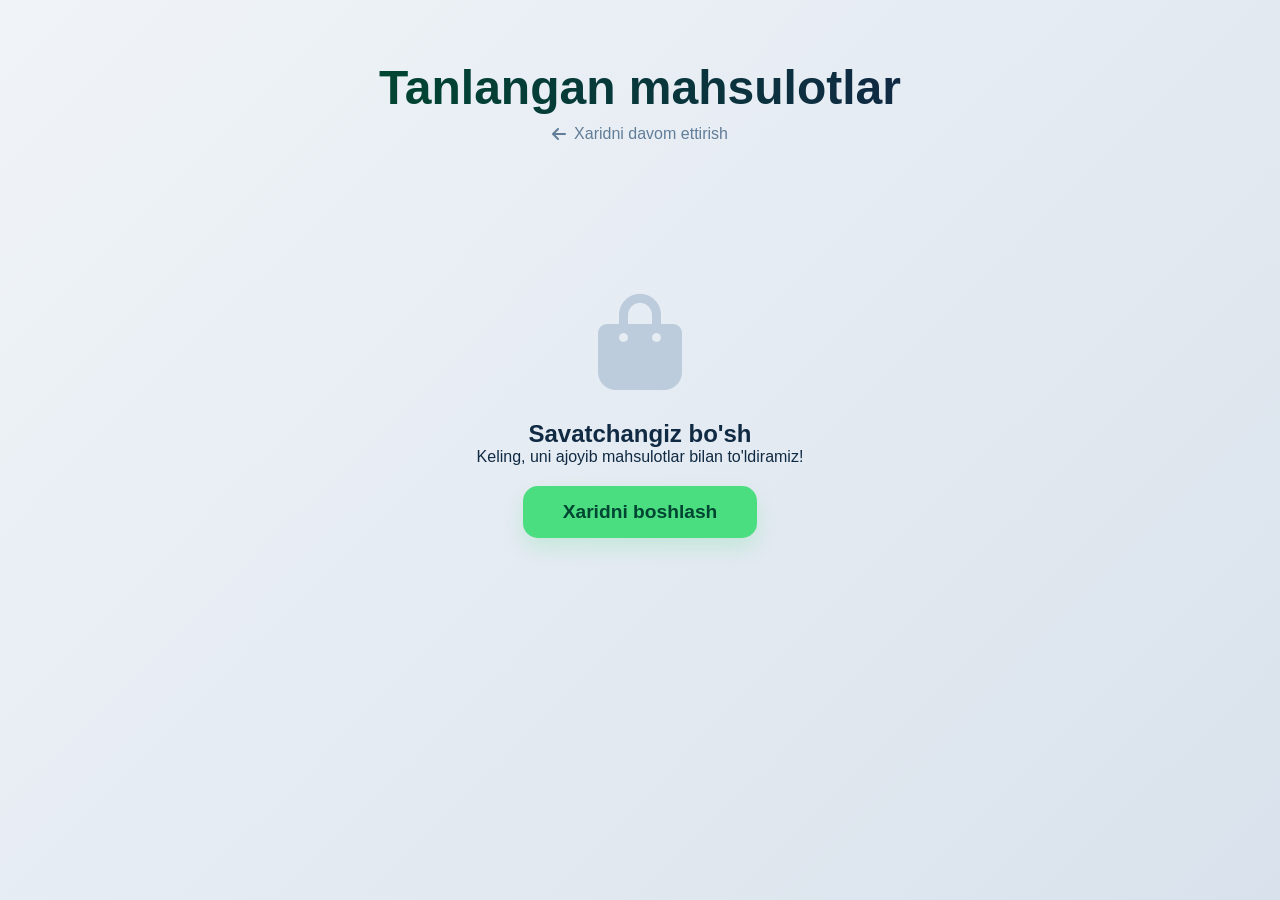
<file: cart.html>
<!DOCTYPE html>
<html lang="uz">
<head>
    <meta charset="UTF-8">
    <meta name="viewport" content="width=device-width, initial-scale=1.0">
    <title>Zamonaviy Savatcha - Uzum Market</title>
    <link rel="stylesheet" href="styles.css">
    <link href="https://fonts.googleapis.com/css2?family=Outfit:wght@300;400;500;600;700&display=swap" rel="stylesheet">
    <link href="https://cdnjs.cloudflare.com/ajax/libs/font-awesome/6.4.0/css/all.min.css" rel="stylesheet">
    <style>
        :root {
            --primary: #004532;
            --accent: #4ade80;
            --bg: #f0f4f8;
            --card-bg: rgba(255, 255, 255, 0.85);
        }
        body { 
            background: linear-gradient(135deg, #f0f4f8 0%, #d9e2ec 100%);
            font-family: 'Outfit', sans-serif;
            color: #102a43;
            min-height: 100vh;
        }
        .cart-page { 
            max-width: 1100px; 
            margin: 60px auto; 
            padding: 0 25px; 
        }
        
        .cart-header { 
            text-align: center;
            margin-bottom: 50px;
        }
        .cart-title { 
            font-size: 3rem; 
            font-weight: 700;
            background: linear-gradient(to right, #004532, #102a43);
            -webkit-background-clip: text;
            -webkit-text-fill-color: transparent;
            margin-bottom: 10px;
        }
        .back-link {
            color: #627d98;
            text-decoration: none;
            font-weight: 500;
            transition: color 0.3s;
            display: inline-flex;
            align-items: center;
            gap: 8px;
        }
        .back-link:hover { color: var(--primary); }

        .cart-grid { 
            display: grid; 
            grid-template-columns: 1.5fr 1fr; 
            gap: 40px; 
            align-items: start;
        }
        
        /* Glassmorphism Item List */
        .glass-card {
            background: var(--card-bg);
            backdrop-filter: blur(12px);
            -webkit-backdrop-filter: blur(12px);
            border-radius: 30px;
            border: 1px solid rgba(255, 255, 255, 0.4);
            box-shadow: 0 20px 40px rgba(0,0,0,0.06);
            padding: 40px;
        }

        .cart-item { 
            display: flex; 
            align-items: center; 
            gap: 25px; 
            padding: 25px 0; 
            border-bottom: 1px solid rgba(0,0,0,0.05);
            transition: transform 0.3s;
        }
        .cart-item:hover { transform: translateX(10px); }
        .cart-item:last-child { border-bottom: none; }
        
        .img-container {
            width: 120px;
            height: 120px;
            border-radius: 20px;
            overflow: hidden;
            box-shadow: 0 10px 20px rgba(0,0,0,0.1);
        }
        .cart-item-img { width: 100%; height: 100%; object-fit: cover; }
        
        .cart-item-info { flex: 1; }
        .cart-item-name { font-weight: 600; font-size: 1.3rem; margin-bottom: 8px; color: #102a43; }
        .cart-item-price { color: var(--primary); font-weight: 700; font-size: 1.4rem; }
        
        .remove-btn { 
            background: #fff0f0;
            color: #ff4757; 
            width: 45px;
            height: 45px;
            border-radius: 15px;
            display: flex;
            align-items: center;
            justify-content: center;
            cursor: pointer;
            transition: all 0.3s;
            border: none;
        }
        .remove-btn:hover { background: #ff4757; color: white; transform: rotate(90deg); }

        /* Summary Sidebar */
        .summary-card {
            background: #004532;
            color: white;
            border-radius: 30px;
            padding: 40px;
            box-shadow: 0 30px 60px rgba(0, 69, 50, 0.2);
            position: sticky;
            top: 40px;
        }
        .summary-title { font-size: 1.6rem; margin-bottom: 30px; border-bottom: 1px solid rgba(255,255,255,0.1); padding-bottom: 15px; }
        
        .row { display: flex; justify-content: space-between; margin-bottom: 20px; font-size: 1.1rem; opacity: 0.8; }
        .total-row { 
            margin-top: 30px; 
            padding-top: 25px; 
            border-top: 2px solid rgba(255,255,255,0.1); 
            font-size: 1.8rem; 
            font-weight: 700; 
            opacity: 1;
        }

        .checkout-form { margin-top: 40px; }
        .input-group { margin-bottom: 20px; }
        .input-group label { display: block; font-size: 0.8rem; text-transform: uppercase; letter-spacing: 1px; margin-bottom: 8px; opacity: 0.7; }
        .input-group input { 
            width: 100%; 
            background: rgba(255,255,255,0.1);
            border: 1px solid rgba(255,255,255,0.2);
            padding: 15px;
            border-radius: 12px;
            color: white;
            font-size: 1rem;
            transition: all 0.3s;
        }
        .input-group input:focus { background: rgba(255,255,255,0.2); border-color: var(--accent); outline: none; }
        
        .buy-btn { 
            width: 100%; 
            padding: 20px; 
            background: var(--accent); 
            color: var(--primary);
            border: none;
            border-radius: 15px;
            font-size: 1.2rem;
            font-weight: 700;
            cursor: pointer;
            transition: all 0.3s;
            margin-top: 20px;
            box-shadow: 0 10px 20px rgba(74, 222, 128, 0.2);
        }
        .buy-btn:hover { background: #3ccb6c; transform: translateY(-3px); box-shadow: 0 15px 30px rgba(74, 222, 128, 0.4); }

        .empty-state { text-align: center; padding: 100px 0; }
        .empty-state i { font-size: 6rem; color: #bcccdc; margin-bottom: 30px; }
        
        @media (max-width: 900px) {
            .cart-grid { grid-template-columns: 1fr; }
            .summary-card { position: static; }
        }
    </style>
</head>
<body>

    <div class="cart-page">
        <div class="cart-header">
            <h1 class="cart-title">Tanlangan mahsulotlar</h1>
            <a href="products.html" class="back-link"><i class="fas fa-arrow-left"></i> Xaridni davom ettirish</a>
        </div>

        <div id="cartDisplay">
            <!-- Loading dynamic content -->
        </div>
    </div>

    <script>
        function renderCart() {
            const display = document.getElementById('cartDisplay');
            const cart = JSON.parse(localStorage.getItem('cart') || '[]');

            if (cart.length === 0) {
                display.innerHTML = `
                    <div class="empty-state">
                        <i class="fas fa-shopping-bag"></i>
                        <h2>Savatchangiz bo'sh</h2>
                        <p>Keling, uni ajoyib mahsulotlar bilan to'ldiramiz!</p>
                        <a href="products.html" class="buy-btn" style="display:inline-block; width:auto; padding: 15px 40px; margin-top: 20px; text-decoration:none;">Xaridni boshlash</a>
                    </div>
                `;
                return;
            }

            let listHtml = '';
            let subtotal = 0;

            cart.forEach((item, i) => {
                const numericPrice = parseInt(item.price.replace(/[^\d]/g, '')) || 0;
                subtotal += numericPrice;

                listHtml += `
                    <div class="cart-item">
                        <div class="img-container">
                            <img src="${item.image}" class="cart-item-img">
                        </div>
                        <div class="cart-item-info">
                            <div class="cart-item-name">${item.name}</div>
                            <div class="cart-item-price">${item.price}</div>
                        </div>
                        <button class="remove-btn" onclick="del(${i})">
                            <i class="fas fa-times"></i>
                        </button>
                    </div>
                `;
            });

            display.innerHTML = `
                <div class="cart-grid">
                    <div class="glass-card">
                        ${listHtml}
                    </div>
                    <div class="summary-card">
                        <h3 class="summary-title">Jami hisob</h3>
                        <div class="row">
                            <span>Soni:</span>
                            <span>${cart.length} ta</span>
                        </div>
                        <div class="row">
                            <span>Yetkazib berish:</span>
                            <span style="color:var(--accent)">BEPUL</span>
                        </div>
                        <div class="total-row">
                            <span>Jami:</span>
                            <span>${subtotal.toLocaleString()} so'm</span>
                        </div>

                        <div class="checkout-form">
                            <div class="input-group">
                                <label>Ismingiz</label>
                                <input type="text" id="cName" placeholder="Alisher">
                            </div>
                            <div class="input-group">
                                <label>Telefon raqamingiz</label>
                                <input type="tel" id="cPhone" placeholder="+998 9x xxx xx xx">
                            </div>
                            <div class="input-group">
                                <label>Manzil</label>
                                <input type="text" id="cAddr" placeholder="Shahar, tuman, ko'cha...">
                            </div>
                            <button class="buy-btn" onclick="confirmOrder()">BUYURTMA BERISH</button>
                        </div>
                    </div>
                </div>
            `;
        }

        function del(i) {
            let c = JSON.parse(localStorage.getItem('cart') || '[]');
            c.splice(i, 1);
            localStorage.setItem('cart', JSON.stringify(c));
            renderCart();
        }

        function confirmOrder() {
            const n = document.getElementById('cName').value;
            const p = document.getElementById('cPhone').value;
            const a = document.getElementById('cAddr').value;

            if(!n || !p || !a) {
                alert('Iltimos, barcha ma\'lumotlarni kiriting!');
                return;
            }

            alert('Muvaffaqiyatli! Operatorimiz tez orada bog\'lanadi.');
            localStorage.removeItem('cart');
            window.location.href = 'index.html';
        }

        window.onload = renderCart;
    </script>
</body>
</html>
</file>
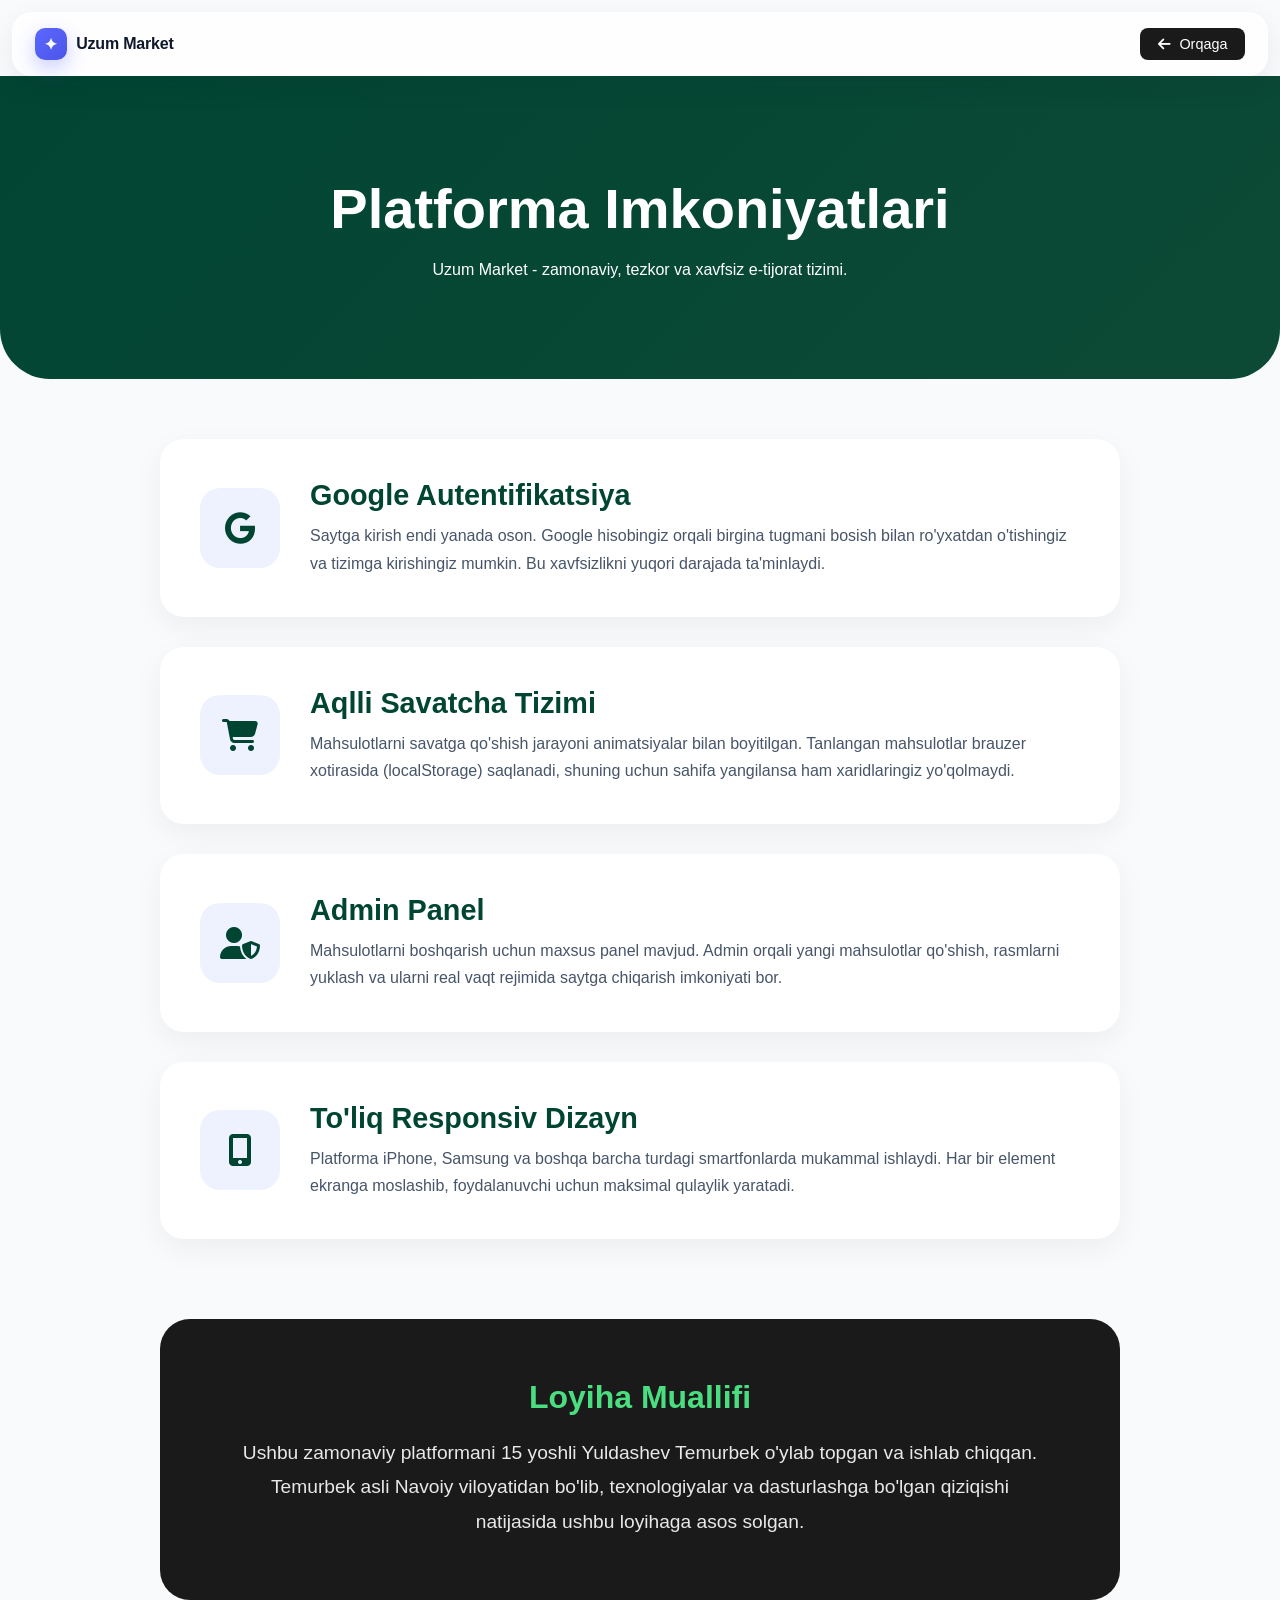
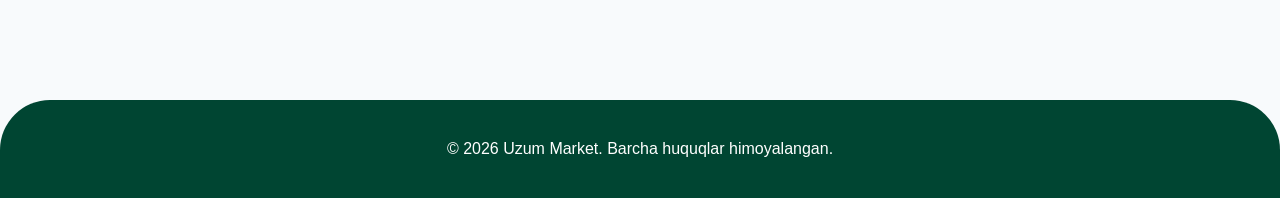
<file: details.html>
<!DOCTYPE html>
<html lang="uz">
<head>
    <meta charset="UTF-8">
    <meta name="viewport" content="width=device-width, initial-scale=1.0">
    <title>Batafsil Ma'lumot - Uzum Market</title>
    <link rel="stylesheet" href="styles.css">
    <link href="https://fonts.googleapis.com/css2?family=Outfit:wght@300;400;600;700&display=swap" rel="stylesheet">
    <link href="https://cdnjs.cloudflare.com/ajax/libs/font-awesome/6.4.0/css/all.min.css" rel="stylesheet">
    <style>
        body {
            font-family: 'Outfit', sans-serif;
            background: #f8fafc;
            color: #0f172a;
        }
        .details-hero {
            padding: 100px 20px;
            text-align: center;
            background: linear-gradient(135deg, #004532 0%, #0d4a36 100%);
            color: white;
            border-radius: 0 0 50px 50px;
            margin-bottom: 60px;
        }
        .details-hero h1 {
            font-size: 3.5rem;
            font-weight: 700;
            margin-bottom: 20px;
        }
        .details-container {
            max-width: 1000px;
            margin: 0 auto;
            padding: 0 20px 100px;
        }
        .feature-item {
            background: white;
            padding: 40px;
            border-radius: 24px;
            margin-bottom: 30px;
            box-shadow: 0 10px 30px rgba(0,0,0,0.05);
            display: flex;
            align-items: center;
            gap: 30px;
            transition: transform 0.3s ease;
        }
        .feature-item:hover {
            transform: translateY(-5px);
        }
        .feature-icon {
            width: 80px;
            height: 80px;
            background: #eef2ff;
            color: #004532;
            border-radius: 20px;
            display: flex;
            align-items: center;
            justify-content: center;
            font-size: 2rem;
            flex-shrink: 0;
        }
        .feature-text h3 {
            font-size: 1.8rem;
            margin-bottom: 10px;
            color: #004532;
        }
        .feature-text p {
            line-height: 1.7;
            color: #475569;
        }
        .author-section {
            background: #1a1a1a;
            color: white;
            padding: 60px;
            border-radius: 30px;
            margin-top: 80px;
            text-align: center;
        }
        .author-section h2 {
            font-size: 2rem;
            margin-bottom: 20px;
            color: #4ade80;
        }
        .author-section p {
            font-size: 1.2rem;
            line-height: 1.8;
            opacity: 0.9;
            max-width: 800px;
            margin: 0 auto;
        }
        @media (max-width: 768px) {
            .feature-item { flex-direction: column; text-align: center; }
            .details-hero h1 { font-size: 2rem; }
        }
    </style>
</head>
<body>
    <header class="header">
        <a href="index.html" class="logo" style="text-decoration: none; color: inherit; cursor: pointer;">
            <div class="logo-icon">✦</div>
            <span>Uzum Market</span>
        </a>
        <div class="header-actions">
            <a href="index.html" style="text-decoration: none; padding: 8px 18px; background: #1a1a1a; color: white; border-radius: 8px; font-size: 0.9rem; font-weight: 500; display: flex; align-items: center; gap: 8px;">
                <i class="fas fa-arrow-left"></i> Orqaga
            </a>
        </div>
    </header>

    <section class="details-hero">
        <h1>Platforma Imkoniyatlari</h1>
        <p>Uzum Market - zamonaviy, tezkor va xavfsiz e-tijorat tizimi.</p>
    </section>

    <div class="details-container">
        <div class="feature-item">
            <div class="feature-icon"><i class="fab fa-google"></i></div>
            <div class="feature-text">
                <h3>Google Autentifikatsiya</h3>
                <p>Saytga kirish endi yanada oson. Google hisobingiz orqali birgina tugmani bosish bilan ro'yxatdan o'tishingiz va tizimga kirishingiz mumkin. Bu xavfsizlikni yuqori darajada ta'minlaydi.</p>
            </div>
        </div>

        <div class="feature-item">
            <div class="feature-icon"><i class="fas fa-shopping-cart"></i></div>
            <div class="feature-text">
                <h3>Aqlli Savatcha Tizimi</h3>
                <p>Mahsulotlarni savatga qo'shish jarayoni animatsiyalar bilan boyitilgan. Tanlangan mahsulotlar brauzer xotirasida (localStorage) saqlanadi, shuning uchun sahifa yangilansa ham xaridlaringiz yo'qolmaydi.</p>
            </div>
        </div>

        <div class="feature-item">
            <div class="feature-icon"><i class="fas fa-user-shield"></i></div>
            <div class="feature-text">
                <h3>Admin Panel</h3>
                <p>Mahsulotlarni boshqarish uchun maxsus panel mavjud. Admin orqali yangi mahsulotlar qo'shish, rasmlarni yuklash va ularni real vaqt rejimida saytga chiqarish imkoniyati bor.</p>
            </div>
        </div>

        <div class="feature-item">
            <div class="feature-icon"><i class="fas fa-mobile-alt"></i></div>
            <div class="feature-text">
                <h3>To'liq Responsiv Dizayn</h3>
                <p>Platforma iPhone, Samsung va boshqa barcha turdagi smartfonlarda mukammal ishlaydi. Har bir element ekranga moslashib, foydalanuvchi uchun maksimal qulaylik yaratadi.</p>
            </div>
        </div>

        <div class="author-section">
            <h2>Loyiha Muallifi</h2>
            <p>Ushbu zamonaviy platformani 15 yoshli Yuldashev Temurbek o'ylab topgan va ishlab chiqqan. Temurbek asli Navoiy viloyatidan bo'lib, texnologiyalar va dasturlashga bo'lgan qiziqishi natijasida ushbu loyihaga asos solgan.</p>
        </div>
    </div>

    <footer style="background:#004532; color:white; padding: 40px; text-align:center; border-radius: 50px 50px 0 0;">
        <p>&copy; 2026 Uzum Market. Barcha huquqlar himoyalangan.</p>
    </footer>
</body>
</html>
</file>
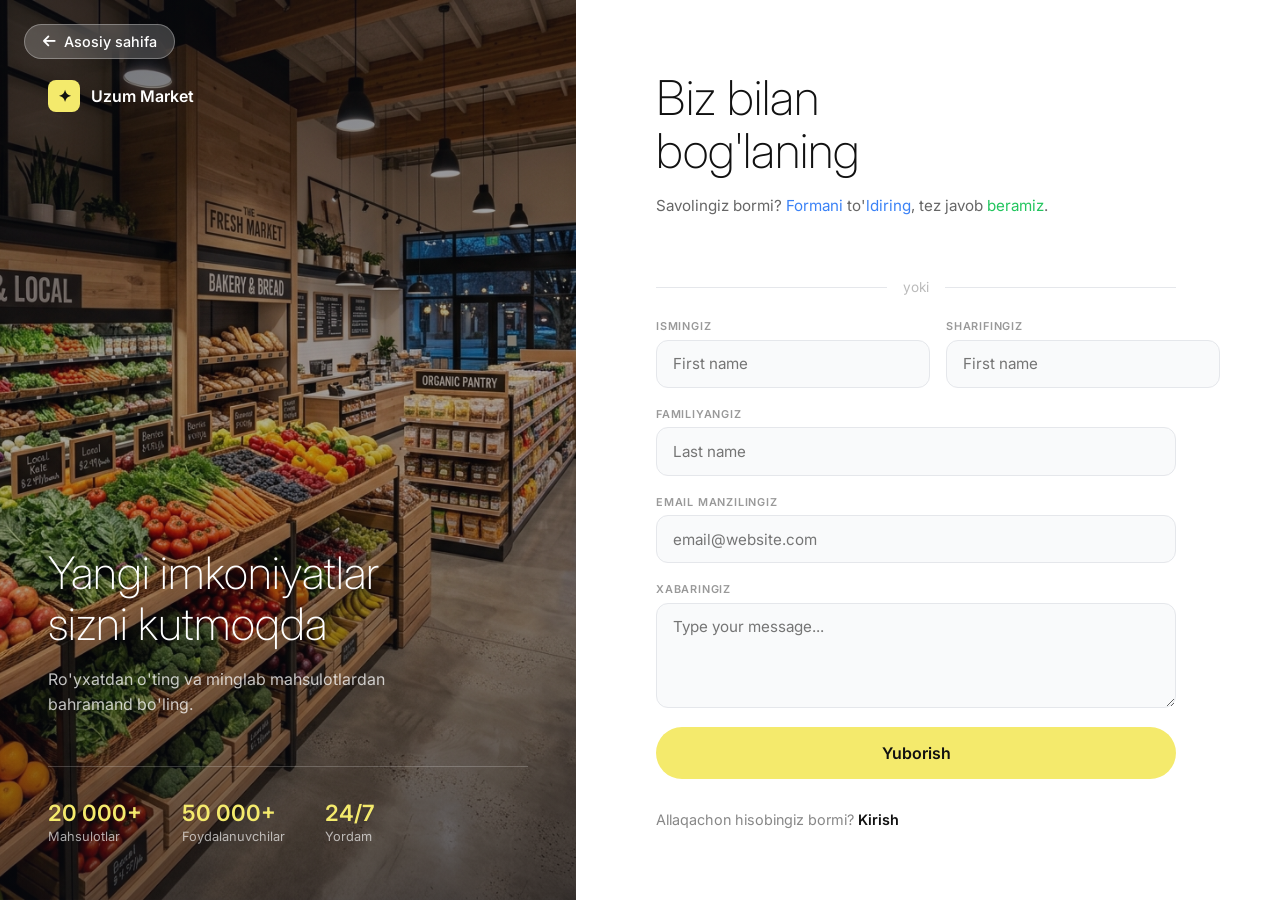
<file: register.html>
<!DOCTYPE html>
<html lang="uz">
<head>
    <meta charset="UTF-8">
    <meta name="viewport" content="width=device-width, initial-scale=1.0">
    <title>Ro'yxatdan o'tish — Menga Uzum Market</title>
    <link rel="preconnect" href="https://fonts.googleapis.com">
    <link rel="preconnect" href="https://fonts.gstatic.com" crossorigin>
    <link href="https://fonts.googleapis.com/css2?family=Inter:wght@200;300;400;500;600&display=swap" rel="stylesheet">
    <link href="https://cdnjs.cloudflare.com/ajax/libs/font-awesome/6.4.0/css/all.min.css" rel="stylesheet">
    <link rel="stylesheet" href="register.css">
    <!-- Google Identity Services -->
    <script src="https://accounts.google.com/gsi/client" async defer></script>
</head>
<body>

    <!-- Back to home -->
    <a href="index.html" class="back-link">
        <i class="fas fa-arrow-left"></i>
        <span>Asosiy sahifa</span>
    </a>

    <div class="register-page">

        <!-- Left: Image Panel -->
        <div class="register-image-panel">
            <img src="register-hero.png" alt="Menga Uzum Market" class="reg-bg-img">
            <div class="image-overlay">
                <div class="brand-badge">
                    <div class="logo-icon">✦</div>
                    <span>Uzum Market</span>
                </div>
                <div class="image-text">
                    <h2>Yangi imkoniyatlar<br>sizni kutmoqda</h2>
                    <p>Ro'yxatdan o'ting va minglab mahsulotlardan bahramand bo'ling.</p>
                </div>
                <div class="image-stats">
                    <div class="img-stat">
                        <strong>20 000+</strong>
                        <span>Mahsulotlar</span>
                    </div>
                    <div class="img-stat">
                        <strong>50 000+</strong>
                        <span>Foydalanuvchilar</span>
                    </div>
                    <div class="img-stat">
                        <strong>24/7</strong>
                        <span>Yordam</span>
                    </div>
                </div>
            </div>
        </div>

        <!-- Right: Form Panel -->
        <div class="register-form-panel">
            <div class="form-header">
                <h1>Biz bilan<br>bog'laning</h1>
                <p>Savolingiz bormi? <span class="highlight-blue">Formani</span> to'<span class="highlight-blue">ldiring</span>, tez javob <span class="highlight-green">beramiz</span>.</p>
            </div>

            <div id="googleBtnContainer" style="margin-bottom: 20px; display: flex; justify-content: center;">
                <!-- Google will render the official button here -->
                <div id="g_id_signin"></div>
            </div>

            <div class="divider">
                <span>yoki</span>
            </div>

            <form id="registerForm" class="register-form" autocomplete="off" novalidate>
                <div class="form-row">
                    <div class="form-group">
                        <label for="firstName">ISMINGIZ</label>
                        <input type="text" id="firstName" placeholder="First name" required>
                        <span class="field-error">Ismingizni kiriting</span>
                    </div>
                    <div class="form-group">
                        <label for="sharifName">SHARIFINGIZ</label>
                        <input type="text" id="sharifName" placeholder="First name" required>
                        <span class="field-error">Sharifingizni kiriting</span>
                    </div>
                </div>

                <div class="form-group full">
                    <label for="familyName">FAMILIYANGIZ</label>
                    <input type="text" id="familyName" placeholder="Last name" required>
                    <span class="field-error">Familiyangizni kiriting</span>
                </div>

                <div class="form-group full">
                    <label for="emailAddr">EMAIL MANZILINGIZ</label>
                    <input type="email" id="emailAddr" placeholder="email@website.com" required>
                    <span class="field-error">To'g'ri email kiriting</span>
                </div>

                <div class="form-group full">
                    <label for="message">XABARINGIZ</label>
                    <textarea id="message" placeholder="Type your message..." rows="4"></textarea>
                </div>

                <button type="submit" class="submit-btn" id="submitBtn">
                    <span class="btn-text">Yuborish</span>
                    <span class="btn-loader" style="display:none;"><i class="fas fa-spinner fa-spin"></i></span>
                </button>

                <div class="success-msg" id="successMsg">
                    <i class="fas fa-check-circle"></i>
                    Muvaffaqiyatli yuborildi! Asosiy sahifaga yo'naltirilmoqda...
                </div>
            </form>

            <p class="login-hint">Allaqachon hisobingiz bormi? <a href="#">Kirish</a></p>
        </div>

    </div>

    <!-- Google OAuth success overlay -->
    <div class="google-success-overlay" id="googleSuccessOverlay" style="display:none;">
        <div class="google-success-box">
            <div class="google-avatar" id="googleAvatar"></div>
            <h3 id="googleName">Xush kelibsiz!</h3>
            <p id="googleEmail"></p>
            <div class="google-loading-bar"><div class="google-loading-fill"></div></div>
            <span>Asosiy sahifaga yo'naltirilmoqda...</span>
        </div>
    </div>

    <script src="register.js"></script>
</body>
</html>
</file>
<file: styles.css>
:root {
    --primary-yellow: #f4ea6c;
    --text-dark: #121212;
    --text-gray: #666666;
}

* {
    margin: 0;
    padding: 0;
    box-sizing: border-box;
    font-family: 'Inter', sans-serif;
}

body {
    background-color: #ffffff;
    min-height: 100vh;
    display: flex;
    flex-direction: column;
    overflow-x: hidden;
}

.header {
    display: flex;
    justify-content: space-between;
    align-items: center;
    padding: 1.2rem 2.5rem;
    background-color: white;
}

.logo {
    display: flex;
    align-items: center;
    gap: 0.6rem;
    font-weight: 500;
    font-size: 1rem;
    color: var(--text-dark);
}

.logo-icon {
    background-color: var(--text-dark);
    color: white;
    width: 28px;
    height: 28px;
    display: flex;
    align-items: center;
    justify-content: center;
    border-radius: 6px;
    font-size: 1rem;
}

.nav {
    display: flex;
    gap: 2rem;
}

.nav a {
    text-decoration: none;
    color: var(--text-gray);
    font-size: 0.9rem;
    font-weight: 500;
    display: flex;
    align-items: center;
    gap: 0.4rem;
    transition: color 0.3s;
}

.nav a:hover {
    color: var(--text-dark);
}

.text-xs {
    font-size: 0.65rem;
}

.btn {
    padding: 0.6rem 1.4rem;
    border-radius: 50px;
    font-weight: 500;
    font-size: 0.9rem;
    border: none;
    cursor: pointer;
    transition: all 0.3s ease;
}

.btn-primary {
    background-color: var(--primary-yellow);
    color: var(--text-dark);
}

.btn-primary:hover {
    transform: translateY(-2px);
    box-shadow: 0 4px 12px rgba(244, 234, 108, 0.4);
}

.btn-secondary {
    background-color: rgba(255, 255, 255, 0.15);
    color: white;
    backdrop-filter: blur(8px);
    border: 1px solid rgba(255, 255, 255, 0.3);
}

.btn-secondary:hover {
    background-color: rgba(255, 255, 255, 0.25);
}

.main-container {
    flex: 1;
    padding: 0 0.5rem 0.5rem 0.5rem;
    display: flex;
    flex-direction: column;
}

.hero-section {
    width: 100%;
    min-height: calc(100vh - 80px);
    display: flex;
    margin-bottom: 2rem;
}

.content-wrapper {
    flex: 1;
    border-radius: 12px;
    background-image: linear-gradient(rgba(0, 0, 0, 0.45), rgba(0, 0, 0, 0.45)), url('bg.png');
    background-size: cover;
    background-position: center;
    display: flex;
    padding: 4rem 6rem;
    position: relative;
    box-shadow: 0 4px 24px rgba(0,0,0,0.1);
}

.left-content {
    flex: 1;
    display: flex;
    flex-direction: column;
    justify-content: center;
    z-index: 2;
}

.left-content h1 {
    color: white;
    font-size: 4.5rem;
    font-weight: 200;
    line-height: 1.1;
    margin-bottom: 2rem;
    letter-spacing: -1px;
}

.subtitle {
    color: rgba(255, 255, 255, 0.9);
    font-size: 1.1rem;
    margin-bottom: 2.5rem;
    font-weight: 300;
}

.cta-buttons {
    display: flex;
    gap: 1rem;
}

.right-content {
    flex: 1;
    display: flex;
    align-items: center;
    justify-content: flex-end;
    z-index: 2;
}

.glass-card {
    background: rgba(255, 255, 255, 0.05);
    backdrop-filter: blur(16px);
    -webkit-backdrop-filter: blur(16px);
    border: 1px solid rgba(255, 255, 255, 0.15);
    border-radius: 20px;
    padding: 2.5rem;
    width: 100%;
    max-width: 580px;
    color: white;
    box-shadow: 0 8px 32px rgba(0, 0, 0, 0.1);
}

.stats-row {
    display: flex;
    gap: 1.5rem;
    margin-bottom: 2rem;
    border-bottom: 1px solid rgba(255, 255, 255, 0.15);
    padding-bottom: 2rem;
}

.stat {
    flex: 1;
}

.stat h3 {
    font-size: 1.6rem;
    font-weight: 500;
    margin-bottom: 0.5rem;
}

.stat p {
    font-size: 0.75rem;
    color: rgba(255, 255, 255, 0.7);
    line-height: 1.5;
    font-weight: 300;
}

.logos-grid {
    display: grid;
    grid-template-columns: repeat(3, 1fr);
    gap: 1.5rem 1rem;
    align-items: center;
}

.partner-logo {
    display: flex;
    align-items: center;
    gap: 0.5rem;
    font-size: 1rem;
    font-weight: 600;
    color: white;
}

.partner-logo i {
    font-size: 1.2rem;
}

.bordered {
    border: 1px solid white;
    padding: 0.1rem 0.2rem;
    border-radius: 2px;
}

/* User Pill Styling */
.user-pill {
    display: flex;
    align-items: center;
    background: rgba(0, 69, 50, 0.05);
    border: 1px solid rgba(0, 69, 50, 0.1);
    padding: 5px 5px 5px 12px;
    border-radius: 50px;
    gap: 10px;
    transition: all 0.3s ease;
}

.user-pill:hover {
    background: rgba(0, 69, 50, 0.08);
    transform: translateY(-1px);
}

.user-pill-name {
    font-weight: 500;
    color: #004532;
    font-size: 0.9rem;
}

.user-pill-avatar {
    width: 32px;
    height: 32px;
    border-radius: 50%;
    object-fit: cover;
    border: 2px solid white;
    box-shadow: 0 2px 8px rgba(0,0,0,0.1);
}

.user-pill-initials {
    width: 32px;
    height: 32px;
    border-radius: 50%;
    background: #004532;
    color: white;
    display: flex;
    align-items: center;
    justify-content: center;
    font-size: 0.8rem;
    font-weight: 600;
}

.user-pill-logout {
    background: white;
    border: none;
    width: 28px;
    height: 28px;
    border-radius: 50%;
    display: flex;
    align-items: center;
    justify-content: center;
    cursor: pointer;
    color: #ff4757;
    transition: all 0.2s ease;
    box-shadow: 0 2px 5px rgba(0,0,0,0.05);
}

.user-pill-logout:hover {
    background: #ff4757;
    color: white;
    transform: scale(1.1);
}

/* Dropdown Styles */
.nav {
    position: relative;
    display: flex;
    gap: 1rem;
    align-items: center;
}

.nav-link {
    padding: 0.5rem 1rem;
    border-radius: 50px;
    transition: all 0.3s ease;
}

.dropdown:hover .nav-link, .nav-link:hover {
    background-color: #fdfae2;
    color: #121212;
}

.dropdown {
    position: relative;
}

.dropdown-menu {
    position: absolute;
    top: calc(100% + 12px);
    background: white;
    border-radius: 16px;
    box-shadow: 0 20px 60px rgba(0,0,0,0.12), 0 2px 8px rgba(0,0,0,0.06);
    opacity: 0;
    visibility: hidden;
    transform: translateY(8px);
    transition: all 0.25s ease;
    z-index: 9999;
    border: 1px solid #eaeaea;
    pointer-events: none;
}

.dropdown:hover .dropdown-menu {
    opacity: 1;
    visibility: visible;
    transform: translateY(0);
    pointer-events: all;
}

/* Simple Dropdown */
.simple-dropdown {
    position: relative;
}

.simple-menu {
    left: -20px;
    min-width: 220px;
    padding: 1rem 0;
}

.simple-menu a {
    display: block;
    padding: 0.8rem 1.5rem;
    color: #333;
    font-weight: 500;
    font-size: 0.95rem;
    transition: background 0.2s;
    text-decoration: none;
}

.simple-menu a:hover {
    background: #f8f9fa;
    color: #000;
}

/* Mega Menu */
.mega-dropdown {
    position: static;
}

.header {
    position: relative;
    z-index: 9998;
    background: white;
}

.mega-menu {
    /* Stretch full width of header */
    position: absolute;
    left: 0;
    right: 0;
    width: 100%;
    top: 100%;
    margin-top: 0;
    padding: 2.5rem 3rem;
    border-radius: 0 0 20px 20px;
    /* Ensure white bg covers hero image below */
    background: white !important;
    box-shadow: 0 20px 60px rgba(0,0,0,0.12) !important;
    border-top: 1px solid #f0f0f0;
}

.mega-menu-content {
    display: flex;
    gap: 3rem;
}

.mega-menu-columns {
    flex: 2;
    display: flex;
    gap: 2rem;
    justify-content: space-between;
}

.mega-col {
    flex: 1;
}

.mega-col h4 {
    font-size: 0.75rem;
    color: #999;
    margin-bottom: 1.5rem;
    font-weight: 600;
    letter-spacing: 0.5px;
}

.mega-item {
    display: flex;
    align-items: flex-start;
    gap: 1rem;
    margin-bottom: 1.5rem;
    text-decoration: none;
    color: #333;
    transition: all 0.2s;
    padding: 0.5rem;
    border-radius: 10px;
}

.mega-item:hover {
    background: #f8f9fa;
    transform: translateX(0);
}

.mega-item-img {
    width: 48px;
    height: 48px;
    border-radius: 10px;
    object-fit: cover;
    flex-shrink: 0;
}

.mega-item i {
    font-size: 1.2rem;
    color: #888;
    margin-top: 0.2rem;
    width: 24px;
    text-align: center;
}

.mega-item div {
    display: flex;
    flex-direction: column;
}

.mega-item strong {
    font-size: 0.95rem;
    font-weight: 600;
    color: #1a1a1a;
    margin-bottom: 0.3rem;
}

.mega-item span {
    font-size: 0.8rem;
    color: #777;
    line-height: 1.4;
}

.mega-card-right {
    flex: 1;
    max-width: 380px;
}

.dark-card {
    background: #0f1115;
    color: white;
    border-radius: 16px;
    padding: 2.5rem;
    height: 100%;
    display: flex;
    flex-direction: column;
    justify-content: center;
}

.dark-card h2 {
    font-size: 1.8rem;
    font-weight: 500;
    margin-bottom: 1rem;
    line-height: 1.2;
}

.dark-card p {
    color: #aaa;
    font-size: 0.95rem;
    margin-bottom: 2.5rem;
    line-height: 1.5;
}

.btn-link {
    color: white;
    text-decoration: none;
    font-weight: 600;
    font-size: 0.95rem;
    display: inline-flex;
    align-items: center;
    gap: 0.5rem;
    transition: opacity 0.2s;
}

.btn-link:hover {
    opacity: 0.8;
}

/* Additional Sections General */
.section-label {
    text-align: center;
    font-size: 0.75rem;
    font-weight: 600;
    color: #888;
    letter-spacing: 1px;
    margin-bottom: 1rem;
    text-transform: uppercase;
}

.section-title {
    text-align: center;
    font-size: 3.5rem;
    font-weight: 200;
    color: #1a1a1a;
    line-height: 1.1;
    margin-bottom: 3rem;
}

.section-subtitle {
    text-align: center;
    color: #666;
    margin-top: -2rem;
    margin-bottom: 3rem;
}

.text-center {
    text-align: center;
}

.mt-2 {
    margin-top: 2rem;
}

.mt-1 {
    margin-top: 1rem;
}

/* Testimonials Section */
.testimonials-section {
    padding: 6rem 2rem;
    background-color: #f2f6fa;
}

.testimonials-grid {
    display: flex;
    flex-wrap: wrap;
    gap: 1.5rem;
    max-width: 950px;
    margin: 0 auto;
    justify-content: space-between;
}

.testimonial-card {
    background: white;
    padding: 2.5rem;
    border-radius: 20px;
    box-shadow: 0 4px 15px rgba(0,0,0,0.02);
    border: 1px solid #eef2f6;
    display: flex;
    flex-direction: column;
    justify-content: space-between;
}

.testimonial-card:nth-child(1) { width: 38%; }
.testimonial-card:nth-child(2) { width: 59%; }
.testimonial-card:nth-child(3) { width: 59%; }
.testimonial-card:nth-child(4) { width: 38%; }

.testimonial-text {
    font-size: 1.15rem;
    color: #1a1a1a;
    margin-bottom: 2.5rem;
    font-weight: 500;
}

.testimonial-author {
    display: flex;
    align-items: center;
    gap: 1rem;
}

.avatar {
    width: 44px;
    height: 44px;
    border-radius: 50%;
    object-fit: cover;
}

.testimonial-author div {
    display: flex;
    flex-direction: column;
}

.testimonial-author strong {
    font-size: 0.9rem;
    color: #1a1a1a;
    font-weight: 600;
}

.testimonial-author span {
    font-size: 0.8rem;
    color: #888;
}

/* Features Section */
.features-section {
    padding: 6rem 2rem;
    background-color: #ffffff;
    max-width: 1000px;
    margin: 0 auto;
}

.category-tabs {
    display: flex;
    justify-content: center;
    gap: 0.5rem;
    margin-bottom: 4rem;
}

.tab-btn {
    background: none;
    border: none;
    padding: 0.6rem 1.5rem;
    border-radius: 50px;
    font-size: 0.95rem;
    font-weight: 500;
    color: #1a1a1a;
    cursor: pointer;
    transition: all 0.2s;
}

.tab-btn:hover {
    background-color: #f8f9fa;
}

.tab-btn.active {
    background-color: var(--primary-yellow);
}

.features-grid {
    display: grid;
    grid-template-columns: repeat(2, 1fr);
    gap: 3rem;
}

.feature-card {
    display: flex;
    gap: 1.5rem;
    align-items: center;
    transition: opacity 0.3s ease;
}

.feature-card.hide {
    display: none;
}

.feature-img {
    width: 180px;
    height: 180px;
    border-radius: 24px;
    object-fit: cover;
}

.feature-content {
    flex: 1;
}

.feature-tag {
    display: inline-block;
    background: #f0f2f5;
    color: #555;
    font-size: 0.65rem;
    font-weight: 600;
    padding: 0.3rem 0.6rem;
    border-radius: 6px;
    margin-bottom: 1rem;
}

.feature-content h3 {
    font-size: 1.4rem;
    font-weight: 500;
    color: #1a1a1a;
    margin-bottom: 0.5rem;
}

.feature-content p {
    font-size: 0.95rem;
    color: #666;
    margin-bottom: 1.5rem;
}

/* Footer Section */
.footer {
    background-color: #f2f6fa;
    padding: 5rem 6rem 3rem 6rem;
    position: relative;
    border-top: 1px solid #eef2f6;
}

.footer-top {
    display: flex;
    justify-content: space-between;
    margin-bottom: 4rem;
    padding-bottom: 4rem;
    border-bottom: 1px solid #dce2eb;
}

.footer-left h2 {
    font-size: 2.2rem;
    font-weight: 200;
    color: #89a;
    margin-bottom: 2rem;
    line-height: 1.2;
}

.footer-left h2 a {
    color: #89a;
    text-decoration: none;
}

.footer-left p {
    color: #555;
    margin-bottom: 1.5rem;
    font-size: 0.95rem;
}

.footer-right {
    display: flex;
    gap: 5rem;
}

.footer-col h4 {
    font-size: 0.75rem;
    color: #1a1a1a;
    margin-bottom: 1.5rem;
    text-transform: uppercase;
    letter-spacing: 0.5px;
}

.footer-col a {
    display: block;
    color: #666;
    text-decoration: none;
    font-size: 0.9rem;
    margin-bottom: 1rem;
    transition: color 0.2s;
}

.footer-col a:hover {
    color: #1a1a1a;
}

.footer-bottom {
    display: flex;
    justify-content: space-between;
    align-items: center;
}

.footer-logo {
    display: flex;
    align-items: center;
    gap: 0.6rem;
    font-weight: 600;
    font-size: 0.95rem;
}

.footer-socials {
    display: flex;
    gap: 1.2rem;
}

.footer-socials a {
    color: #666;
    font-size: 1.2rem;
    transition: color 0.2s;
}

.footer-socials a:hover {
    color: #1a1a1a;
}

.footer-links {
    display: flex;
    gap: 1.5rem;
}

.footer-links a {
    color: #666;
    text-decoration: none;
    font-size: 0.9rem;
}

.scroll-top-btn {
    position: absolute;
    right: 2rem;
    top: 50%;
    transform: translateY(-50%) rotate(90deg) translateX(50%);
    transform-origin: right top;
    background: none;
    border: none;
    color: #888;
    font-size: 0.85rem;
    cursor: pointer;
    display: flex;
    align-items: center;
    gap: 0.5rem;
    transition: color 0.3s;
}

.scroll-top-btn:hover {
    color: #1a1a1a;
}

/* =============================================
   RESPONSIVE DESIGN (Media Queries)
   ============================================= */

@media (max-width: 1024px) {
    .header {
        margin: 10px 10px 0;
        padding: 0.8rem 1rem;
    }
    .nav {
        gap: 0.3rem;
    }
    .nav-link {
        padding: 0.5rem 0.7rem;
        font-size: 0.85rem;
    }
    .content-wrapper {
        flex-direction: column;
        padding: 3rem 1.5rem;
        gap: 2.5rem;
    }
    .left-content h1 {
        font-size: 3rem; /* Juda kattalashib ketmasligi uchun */
    }
}

@media (max-width: 768px) {
    .header {
        flex-wrap: wrap;
        height: auto;
        padding: 10px 15px;
        gap: 10px;
    }

    .nav {
        display: none; /* Desktop nav yashiriladi */
    }

    /* Mobil uchun navigatsiya menyusi kerak bo'lsa, bu yerda display: flex qilinadi */
    
    .header-actions {
        width: 100%;
        justify-content: space-between;
        gap: 10px;
    }

    .header-actions .btn, .header-actions a {
        padding: 6px 12px !important;
        font-size: 0.8rem !important;
    }

    .left-content h1 {
        font-size: 2.2rem; /* Telefonda ixcham ko'rinishi uchun */
        text-align: center;
    }

    .subtitle {
        text-align: center;
    }

    .cta-buttons {
        flex-direction: column;
        gap: 10px;
    }

    .cta-buttons .btn {
        width: 100%;
        justify-content: center;
    }

    .stats-row {
        flex-direction: column;
        align-items: center;
        text-align: center;
    }

    .features-grid {
        grid-template-columns: 1fr;
        gap: 20px;
    }

    .footer-top {
        flex-direction: column;
        gap: 2rem;
        padding: 2rem;
    }

    .footer-right {
        display: grid;
        grid-template-columns: 1fr 1fr;
        gap: 1.5rem;
    }
}

@media (max-width: 480px) {
    .header {
        padding: 8px 12px;
    }

    .logo span {
        font-size: 0.9rem;
    }

    .logo-icon {
        width: 28px;
        height: 28px;
    }

    .left-content h1 {
        font-size: 1.8rem;
    }

    .section-title {
        font-size: 1.6rem;
    }

    .footer-right {
        grid-template-columns: 1fr;
    }

    .footer-bottom {
        flex-direction: column;
        gap: 1.5rem;
        text-align: center;
    }

    .footer-socials {
        justify-content: center;
    }

    .footer-links {
        flex-direction: column;
        align-items: center;
        gap: 10px;
    }
}

/* ===== REGISTER MODAL ===== */
.modal-overlay {
    position: fixed;
    inset: 0;
    background: rgba(0, 0, 0, 0.45);
    backdrop-filter: blur(6px);
    z-index: 99999;
    display: flex;
    align-items: center;
    justify-content: center;
    opacity: 0;
    visibility: hidden;
    transition: all 0.3s ease;
}

.modal-overlay.active {
    opacity: 1;
    visibility: visible;
}

.modal-box {
    background: white;
    border-radius: 24px;
    width: 90%;
    max-width: 900px;
    padding: 3rem;
    position: relative;
    transform: translateY(20px) scale(0.97);
    transition: transform 0.35s cubic-bezier(0.34, 1.56, 0.64, 1);
    box-shadow: 0 30px 80px rgba(0,0,0,0.15);
}

.modal-overlay.active .modal-box {
    transform: translateY(0) scale(1);
}

.modal-close {
    position: absolute;
    top: 1.2rem;
    right: 1.5rem;
    background: #f0f0f0;
    border: none;
    width: 36px;
    height: 36px;
    border-radius: 50%;
    font-size: 1.3rem;
    cursor: pointer;
    display: flex;
    align-items: center;
    justify-content: center;
    color: #555;
    transition: all 0.2s;
    line-height: 1;
}

.modal-close:hover {
    background: #e0e0e0;
    color: #111;
}

.modal-inner {
    display: flex;
    gap: 4rem;
    align-items: flex-start;
}

.modal-left {
    flex: 0 0 260px;
    padding-top: 1rem;
}

.modal-left h2 {
    font-size: 3rem;
    font-weight: 200;
    color: #1a1a1a;
    line-height: 1.1;
    margin-bottom: 1.5rem;
}

.modal-left p {
    font-size: 0.95rem;
    color: #666;
    line-height: 1.7;
}

.highlight-blue {
    color: #3b82f6;
}

.highlight-green {
    color: #22c55e;
}

.modal-right {
    flex: 1;
}

.form-row {
    display: grid;
    grid-template-columns: 1fr 1fr;
    gap: 1rem;
    margin-bottom: 1rem;
}

.form-group {
    display: flex;
    flex-direction: column;
    gap: 0.4rem;
    margin-bottom: 1rem;
}

.form-group.full {
    grid-column: 1 / -1;
}

.form-group label {
    font-size: 0.7rem;
    font-weight: 600;
    color: #888;
    letter-spacing: 0.6px;
    text-transform: uppercase;
}

.form-group input,
.form-group textarea {
    border: 1px solid #e0e0e0;
    border-radius: 10px;
    padding: 0.8rem 1rem;
    font-size: 0.95rem;
    color: #1a1a1a;
    outline: none;
    transition: border-color 0.2s, box-shadow 0.2s;
    font-family: 'Inter', sans-serif;
    background: #fafafa;
    resize: vertical;
}

.form-group input:focus,
.form-group textarea:focus {
    border-color: #aaa;
    background: white;
    box-shadow: 0 0 0 3px rgba(0,0,0,0.04);
}

.submit-btn {
    width: 100%;
    padding: 1rem;
    font-size: 1rem;
    border-radius: 50px;
    margin-top: 0.5rem;
}

/* ===== USER PILL (LOGGED IN) ===== */
.header-actions {
    display: flex;
    align-items: center;
    gap: 20px;
}

.user-pill {
    display: flex;
    align-items: center;
    background: #f4f9fc;
    padding: 5px 15px;
    border-radius: 50px;
    gap: 10px;
}

.user-pill-avatar {
    width: 32px;
    height: 32px;
    border-radius: 50%;
    object-fit: cover;
}

.user-pill-name {
    font-weight: 500;
    color: #111;
    max-width: 120px;
    white-space: nowrap;
    overflow: hidden;
    text-overflow: ellipsis;
}

.user-pill-logout {
    background: none;
    border: none;
    color: #888;
    cursor: pointer;
    font-size: 1rem;
    display: flex;
    align-items: center;
    justify-content: center;
    padding: 0.2rem;
    margin-left: 0.2rem;
    transition: color 0.2s;
}

.user-pill-logout:hover {
    color: #ef4444;
}

/* ===== MODERN UI REFRESH ===== */
:root {
    --primary: #5b67ff;
    --primary-strong: #4b55e8;
    --primary-soft: #eef0ff;
    --accent: #22c55e;
    --bg-main: #f4f7ff;
    --surface: #ffffff;
    --surface-soft: #f7f9ff;
    --border-soft: #e5e9f7;
    --shadow-soft: 0 10px 30px rgba(15, 23, 42, 0.06);
    --shadow-strong: 0 24px 55px rgba(15, 23, 42, 0.14);
    --text-dark: #0f172a;
    --text-gray: #64748b;
}

body {
    background:
        radial-gradient(900px 480px at 0% 0%, rgba(91, 103, 255, 0.14), transparent 55%),
        radial-gradient(900px 520px at 100% 0%, rgba(34, 197, 94, 0.08), transparent 60%),
        var(--bg-main);
    color: var(--text-dark);
}

.header {
    position: sticky;
    top: 12px;
    margin: 12px 12px 0;
    border-radius: 20px;
    padding: 0.95rem 1.35rem;
    border: 1px solid rgba(255, 255, 255, 0.8);
    background: rgba(255, 255, 255, 0.76);
    backdrop-filter: blur(14px);
    -webkit-backdrop-filter: blur(14px);
    box-shadow: 0 10px 30px rgba(15, 23, 42, 0.07);
}

.logo {
    font-weight: 600;
    letter-spacing: -0.2px;
}

.logo-icon {
    width: 32px;
    height: 32px;
    border-radius: 10px;
    background: linear-gradient(135deg, var(--primary), var(--primary-strong));
    box-shadow: 0 8px 20px rgba(91, 103, 255, 0.32);
}

.nav {
    gap: 0.6rem;
}

.nav a {
    color: var(--text-gray);
}

.nav-link {
    padding: 0.58rem 0.95rem;
    font-weight: 500;
    border-radius: 999px;
    border: 1px solid transparent;
}

.dropdown:hover .nav-link,
.nav-link:hover,
.nav-link.active {
    background: var(--primary-soft);
    border-color: #dce1ff;
    color: #1e293b;
}

.btn {
    border-radius: 999px;
    font-weight: 600;
    letter-spacing: 0.1px;
}

.btn-primary {
    background: linear-gradient(135deg, var(--primary), var(--primary-strong));
    color: white;
    box-shadow: 0 12px 26px rgba(91, 103, 255, 0.32);
}

.btn-primary:hover {
    box-shadow: 0 16px 32px rgba(91, 103, 255, 0.4);
}

.btn-secondary {
    background-color: rgba(255, 255, 255, 0.14);
    border: 1px solid rgba(255, 255, 255, 0.35);
}

.main-container {
    padding: 1rem 0.75rem 0.9rem;
    gap: 1rem;
}

.hero-section {
    min-height: calc(100vh - 120px);
    margin-bottom: 0.8rem;
}

.content-wrapper {
    border-radius: 30px;
    background-image: linear-gradient(120deg, rgba(6, 12, 34, 0.7), rgba(30, 41, 93, 0.58)), url('bg.png');
    box-shadow: var(--shadow-strong);
    padding: 3.2rem 3.3rem;
}

.left-content h1 {
    font-size: clamp(2.8rem, 6.8vw, 5rem);
    font-weight: 300;
    line-height: 1.03;
    margin-bottom: 1.4rem;
}

.subtitle {
    font-size: 1.05rem;
    color: rgba(255, 255, 255, 0.83);
    margin-bottom: 2rem;
}

.glass-card {
    background: rgba(255, 255, 255, 0.08);
    border: 1px solid rgba(255, 255, 255, 0.2);
    box-shadow: 0 18px 45px rgba(15, 23, 42, 0.25);
}

.stats-row {
    border-bottom: 1px solid rgba(255, 255, 255, 0.22);
}

.stat h3 {
    font-size: 1.5rem;
}

.dropdown-menu {
    border-radius: 18px;
    border: 1px solid var(--border-soft);
    box-shadow: 0 24px 60px rgba(15, 23, 42, 0.12), 0 6px 14px rgba(15, 23, 42, 0.07);
}

.simple-menu {
    padding: 0.7rem 0;
}

.simple-menu a {
    border-radius: 10px;
    margin: 0 0.45rem;
    padding: 0.7rem 1rem;
}

.simple-menu a:hover {
    background: var(--surface-soft);
}

.mega-menu {
    border-radius: 0 0 22px 22px;
    border-top: 1px solid var(--border-soft);
    padding: 2.2rem 2.4rem;
}

.mega-item {
    border-radius: 12px;
}

.mega-item:hover {
    background: var(--surface-soft);
}

.dark-card {
    background: linear-gradient(150deg, #0f172a, #1e293b);
    box-shadow: 0 20px 40px rgba(15, 23, 42, 0.25);
}

.section-label {
    color: #6366f1;
}

.section-title {
    color: #0f172a;
    letter-spacing: -1px;
    font-size: clamp(2rem, 5.5vw, 3.6rem);
}

.section-subtitle {
    color: var(--text-gray);
}

.testimonials-section {
    background: transparent;
    padding: 4.8rem 1.2rem;
}

.testimonials-grid {
    display: grid;
    grid-template-columns: repeat(2, minmax(0, 1fr));
    gap: 1.25rem;
    max-width: 1080px;
}

.testimonial-card,
.testimonial-card:nth-child(1),
.testimonial-card:nth-child(2),
.testimonial-card:nth-child(3),
.testimonial-card:nth-child(4) {
    width: auto;
}

.testimonial-card {
    border-radius: 18px;
    border: 1px solid var(--border-soft);
    box-shadow: var(--shadow-soft);
}

.testimonial-text {
    font-size: 1.05rem;
    line-height: 1.6;
}

.features-section {
    max-width: 1120px;
    padding: 5rem 1.2rem;
}

.category-tabs {
    gap: 0.7rem;
    margin-bottom: 2.5rem;
}

.tab-btn {
    border: 1px solid var(--border-soft);
    background: #fff;
    padding: 0.62rem 1.15rem;
    color: #334155;
}

.tab-btn:hover {
    background: var(--surface-soft);
}

.tab-btn.active {
    background: var(--primary-soft);
    color: #312e81;
    border-color: #d5dcff;
}

.features-grid {
    gap: 1rem;
}

.feature-card {
    align-items: flex-start;
    background: #fff;
    border: 1px solid var(--border-soft);
    border-radius: 18px;
    padding: 1.25rem;
    box-shadow: var(--shadow-soft);
}

.feature-tag {
    background: var(--primary-soft);
    color: #4338ca;
}

.feature-content h3 {
    margin-top: 0.4rem;
}

.feature-author {
    display: flex;
    align-items: center;
    gap: 0.7rem;
}

.feature-author div {
    display: flex;
    flex-direction: column;
}

.feature-author span {
    color: #94a3b8;
    font-size: 0.8rem;
}

.footer {
    background: linear-gradient(180deg, #0f172a, #111827);
    border-top: none;
    color: #cbd5e1;
    margin-top: 2.2rem;
    border-radius: 26px 26px 0 0;
    padding: 4rem 3rem 2rem;
}

.footer-top {
    border-bottom: 1px solid rgba(148, 163, 184, 0.25);
}

.footer-left h2,
.footer-left h2 a {
    color: #f1f5f9;
}

.footer-left p {
    color: #94a3b8;
}

.footer-col h4 {
    color: #e2e8f0;
}

.footer-col a,
.footer-links a,
.footer-socials a {
    color: #94a3b8;
}

.footer-col a:hover,
.footer-links a:hover,
.footer-socials a:hover {
    color: #ffffff;
}

.footer-logo {
    color: #f8fafc;
}

.scroll-top-btn {
    color: #e2e8f0;
}

.modal-box {
    border: 1px solid var(--border-soft);
    border-radius: 22px;
}

.modal-left h2 {
    font-size: clamp(2rem, 5vw, 3rem);
}

.form-group input,
.form-group textarea {
    border-color: #d9deef;
    background: #f8faff;
}

.form-group input:focus,
.form-group textarea:focus {
    border-color: #b3beff;
    box-shadow: 0 0 0 4px rgba(91, 103, 255, 0.12);
}

.header-actions {
    gap: 12px;
}

.user-pill {
    background: #f3f6ff;
    border: 1px solid #e2e8ff;
    padding: 6px 12px;
    box-shadow: 0 7px 18px rgba(15, 23, 42, 0.06);
}

.user-pill-initials {
    width: 32px;
    height: 32px;
    border-radius: 50%;
    display: inline-flex;
    align-items: center;
    justify-content: center;
    background: linear-gradient(135deg, var(--primary), var(--primary-strong));
    color: white;
    font-size: 0.75rem;
    font-weight: 700;
}

.user-pill-logout {
    border-radius: 8px;
}

#cartCount {
    width: 18px !important;
    height: 18px !important;
    top: -8px !important;
    right: -8px !important;
    display: inline-flex !important;
    align-items: center;
    justify-content: center;
    font-size: 0.68rem;
    font-weight: 600;
    background: #ef4444 !important;
}

#cartCount:empty {
    width: 12px !important;
    height: 12px !important;
}

@media (max-width: 1180px) {
    .header {
        flex-wrap: wrap;
        row-gap: 0.65rem;
    }

    .nav {
        width: 100%;
        justify-content: center;
        flex-wrap: wrap;
    }

    .mega-menu-content {
        flex-direction: column;
    }

    .mega-card-right {
        max-width: none;
    }
}

@media (max-width: 920px) {
    .content-wrapper {
        flex-direction: column;
        padding: 2.4rem 1.6rem;
    }

    .hero-section {
        min-height: auto;
    }

    .right-content {
        justify-content: flex-start;
    }

    .logos-grid {
        grid-template-columns: repeat(2, 1fr);
    }

    .testimonials-grid {
        grid-template-columns: 1fr;
    }

    .features-grid {
        grid-template-columns: 1fr;
    }
}

@media (max-width: 760px) {
    .header {
        margin: 8px 8px 0;
        padding: 0.8rem 0.9rem;
    }

    .main-container {
        padding: 0.7rem 0.45rem;
    }

    .glass-card {
        padding: 1.4rem;
    }

    .stats-row {
        flex-direction: column;
        gap: 1rem;
    }

    .footer {
        border-radius: 18px 18px 0 0;
        padding: 2.6rem 1.2rem 1.8rem;
    }

    .footer-top {
        flex-direction: column;
        gap: 2rem;
        margin-bottom: 2rem;
        padding-bottom: 2rem;
    }

    .footer-right {
        gap: 2rem;
        flex-wrap: wrap;
    }

    .footer-bottom {
        flex-direction: column;
        gap: 1rem;
        align-items: flex-start;
    }

    .scroll-top-btn {
        position: static;
        transform: none;
        margin-top: 1rem;
    }

    .modal-box {
        padding: 1.5rem;
    }

    .modal-inner {
        flex-direction: column;
        gap: 1.6rem;
    }

    .form-row {
        grid-template-columns: 1fr;
    }
}
</file>
<file: register.css>
* {
    margin: 0;
    padding: 0;
    box-sizing: border-box;
    font-family: 'Inter', sans-serif;
}

body {
    min-height: 100vh;
    background: #fff;
    overflow-x: hidden;
}

/* Back Link */
.back-link {
    position: fixed;
    top: 1.5rem;
    left: 1.5rem;
    z-index: 100;
    display: flex;
    align-items: center;
    gap: 0.5rem;
    text-decoration: none;
    color: white;
    font-size: 0.9rem;
    font-weight: 500;
    background: rgba(255,255,255,0.2);
    backdrop-filter: blur(10px);
    border: 1px solid rgba(255,255,255,0.3);
    padding: 0.5rem 1.1rem;
    border-radius: 50px;
    transition: all 0.25s;
}

.back-link:hover {
    background: rgba(255,255,255,0.35);
}

/* Page Layout */
.register-page {
    display: flex;
    min-height: 100vh;
}

/* ---- LEFT IMAGE PANEL ---- */
.register-image-panel {
    position: relative;
    flex: 0 0 45%;
    overflow: hidden;
}

.reg-bg-img {
    position: absolute;
    inset: 0;
    width: 100%;
    height: 100%;
    object-fit: cover;
    object-position: center;
}

.image-overlay {
    position: relative;
    z-index: 2;
    height: 100%;
    min-height: 100vh;
    background: linear-gradient(
        160deg,
        rgba(10,12,20,0.6) 0%,
        rgba(10,12,20,0.3) 50%,
        rgba(10,12,20,0.7) 100%
    );
    display: flex;
    flex-direction: column;
    justify-content: space-between;
    padding: 5rem 3rem 3.5rem 3rem;
}

.brand-badge {
    display: flex;
    align-items: center;
    gap: 0.7rem;
    color: white;
    font-weight: 600;
    font-size: 1rem;
}

.logo-icon {
    background: #f4ea6c;
    color: #111;
    width: 32px;
    height: 32px;
    border-radius: 8px;
    display: flex;
    align-items: center;
    justify-content: center;
    font-size: 1rem;
}

.image-text {
    flex: 1;
    display: flex;
    flex-direction: column;
    justify-content: flex-end;
    padding-bottom: 3rem;
}

.image-text h2 {
    color: white;
    font-size: 2.8rem;
    font-weight: 200;
    line-height: 1.15;
    margin-bottom: 1rem;
}

.image-text p {
    color: rgba(255,255,255,0.75);
    font-size: 1rem;
    line-height: 1.6;
    max-width: 340px;
}

.image-stats {
    display: flex;
    gap: 2.5rem;
    padding-top: 2rem;
    border-top: 1px solid rgba(255,255,255,0.2);
}

.img-stat {
    display: flex;
    flex-direction: column;
    gap: 0.2rem;
}

.img-stat strong {
    color: #f4ea6c;
    font-size: 1.4rem;
    font-weight: 600;
}

.img-stat span {
    color: rgba(255,255,255,0.65);
    font-size: 0.8rem;
}

/* ---- RIGHT FORM PANEL ---- */
.register-form-panel {
    flex: 1;
    display: flex;
    flex-direction: column;
    justify-content: center;
    padding: 4rem 5rem;
    overflow-y: auto;
}

.form-header {
    margin-bottom: 2.5rem;
}

.form-header h1 {
    font-size: 3rem;
    font-weight: 200;
    color: #111;
    line-height: 1.1;
    margin-bottom: 1rem;
}

.form-header p {
    font-size: 0.95rem;
    color: #666;
    line-height: 1.7;
}

.highlight-blue { color: #3b82f6; }
.highlight-green { color: #22c55e; }

/* Form */
.register-form {
    width: 100%;
    max-width: 520px;
}

.form-row {
    display: grid;
    grid-template-columns: 1fr 1fr;
    gap: 1rem;
}

.form-group {
    display: flex;
    flex-direction: column;
    gap: 0.4rem;
    margin-bottom: 1.2rem;
    position: relative;
}

.form-group.full {
    grid-column: 1 / -1;
}

.form-group label {
    font-size: 0.68rem;
    font-weight: 600;
    color: #999;
    letter-spacing: 0.8px;
    text-transform: uppercase;
}

.form-group input,
.form-group textarea {
    border: 1.5px solid #e5e7eb;
    border-radius: 12px;
    padding: 0.85rem 1rem;
    font-size: 0.95rem;
    color: #111;
    outline: none;
    transition: border-color 0.2s, box-shadow 0.2s, background 0.2s;
    font-family: 'Inter', sans-serif;
    background: #f9fafb;
    resize: vertical;
}

.form-group input:focus,
.form-group textarea:focus {
    border-color: #bbb;
    background: #fff;
    box-shadow: 0 0 0 4px rgba(0,0,0,0.04);
}

.form-group input.error,
.form-group textarea.error {
    border-color: #f87171;
    background: #fff8f8;
}

.field-error {
    font-size: 0.75rem;
    color: #ef4444;
    display: none;
}

.form-group.has-error .field-error {
    display: block;
}

/* Submit Button */
.submit-btn {
    width: 100%;
    padding: 1rem;
    background: #f4ea6c;
    color: #111;
    border: none;
    border-radius: 50px;
    font-size: 1rem;
    font-weight: 600;
    cursor: pointer;
    margin-top: 0.5rem;
    transition: all 0.3s ease;
    display: flex;
    align-items: center;
    justify-content: center;
    gap: 0.5rem;
}

.submit-btn:hover {
    transform: translateY(-2px);
    box-shadow: 0 8px 24px rgba(244, 234, 108, 0.5);
}

.submit-btn:active {
    transform: translateY(0);
}

.submit-btn.loading {
    opacity: 0.7;
    cursor: not-allowed;
}

.submit-btn.success {
    background: #4ade80;
    color: #111;
}

/* Success Message */
.success-msg {
    display: none;
    align-items: center;
    gap: 0.6rem;
    background: #f0fdf4;
    border: 1px solid #bbf7d0;
    color: #16a34a;
    padding: 1rem 1.2rem;
    border-radius: 12px;
    font-size: 0.9rem;
    font-weight: 500;
    margin-top: 1rem;
}

.success-msg.show {
    display: flex;
    animation: fadeInUp 0.4s ease;
}

.success-msg i {
    font-size: 1.2rem;
}

@keyframes fadeInUp {
    from { opacity: 0; transform: translateY(8px); }
    to   { opacity: 1; transform: translateY(0); }
}

/* Login hint */
.login-hint {
    margin-top: 2rem;
    font-size: 0.9rem;
    color: #888;
}

.login-hint a {
    color: #111;
    font-weight: 600;
    text-decoration: none;
}

.login-hint a:hover {
    text-decoration: underline;
}

/* Responsive */
@media (max-width: 768px) {
    .register-page { flex-direction: column; }
    .register-image-panel { flex: 0 0 280px; }
    .image-overlay { padding: 5rem 2rem 2rem; }
    .register-form-panel { padding: 3rem 2rem; }
    .form-header h1 { font-size: 2.2rem; }
    .back-link { color: #111; background: rgba(0,0,0,0.06); border-color: rgba(0,0,0,0.1); }
}

/* ===== GOOGLE SIGN-IN BUTTON CONTAINER ===== */
#googleBtnContainer {
    display: flex;
    justify-content: center;
    width: 100%;
    max-width: 520px;
    margin-bottom: 1.5rem;
}

/* Divider */
.divider {
    display: flex;
    align-items: center;
    gap: 1rem;
    max-width: 520px;
    margin-bottom: 1.5rem;
    color: #bbb;
    font-size: 0.85rem;
}

.divider::before,
.divider::after {
    content: '';
    flex: 1;
    height: 1px;
    background: #e5e7eb;
}

/* ===== GOOGLE SUCCESS OVERLAY ===== */
.google-success-overlay {
    position: fixed;
    inset: 0;
    background: rgba(0,0,0,0.5);
    backdrop-filter: blur(8px);
    z-index: 99999;
    display: flex;
    align-items: center;
    justify-content: center;
    animation: fadeIn 0.3s ease;
}

.google-success-box {
    background: white;
    border-radius: 24px;
    padding: 3rem 3.5rem;
    text-align: center;
    box-shadow: 0 30px 80px rgba(0,0,0,0.2);
    animation: popIn 0.4s cubic-bezier(0.34, 1.56, 0.64, 1);
    min-width: 340px;
}

@keyframes popIn {
    from { opacity: 0; transform: scale(0.85); }
    to   { opacity: 1; transform: scale(1); }
}

.google-avatar {
    width: 72px;
    height: 72px;
    border-radius: 50%;
    background: linear-gradient(135deg, #4285F4, #34A853);
    margin: 0 auto 1.2rem;
    display: flex;
    align-items: center;
    justify-content: center;
    font-size: 2rem;
    color: white;
    overflow: hidden;
}

.google-avatar img {
    width: 100%;
    height: 100%;
    object-fit: cover;
    border-radius: 50%;
}

.google-success-box h3 {
    font-size: 1.5rem;
    font-weight: 600;
    color: #111;
    margin-bottom: 0.4rem;
}

.google-success-box p {
    color: #888;
    font-size: 0.9rem;
    margin-bottom: 2rem;
}

.google-success-box > span {
    font-size: 0.8rem;
    color: #aaa;
    display: block;
    margin-top: 0.8rem;
}

.google-loading-bar {
    height: 4px;
    background: #f0f0f0;
    border-radius: 99px;
    overflow: hidden;
}

.google-loading-fill {
    height: 100%;
    width: 0%;
    background: linear-gradient(90deg, #4285F4, #34A853);
    border-radius: 99px;
    animation: loadFill 2.5s ease forwards;
}

@keyframes loadFill {
    from { width: 0%; }
    to   { width: 100%; }
}

@keyframes fadeIn {
    from { opacity: 0; }
    to   { opacity: 1; }
}
</file>
